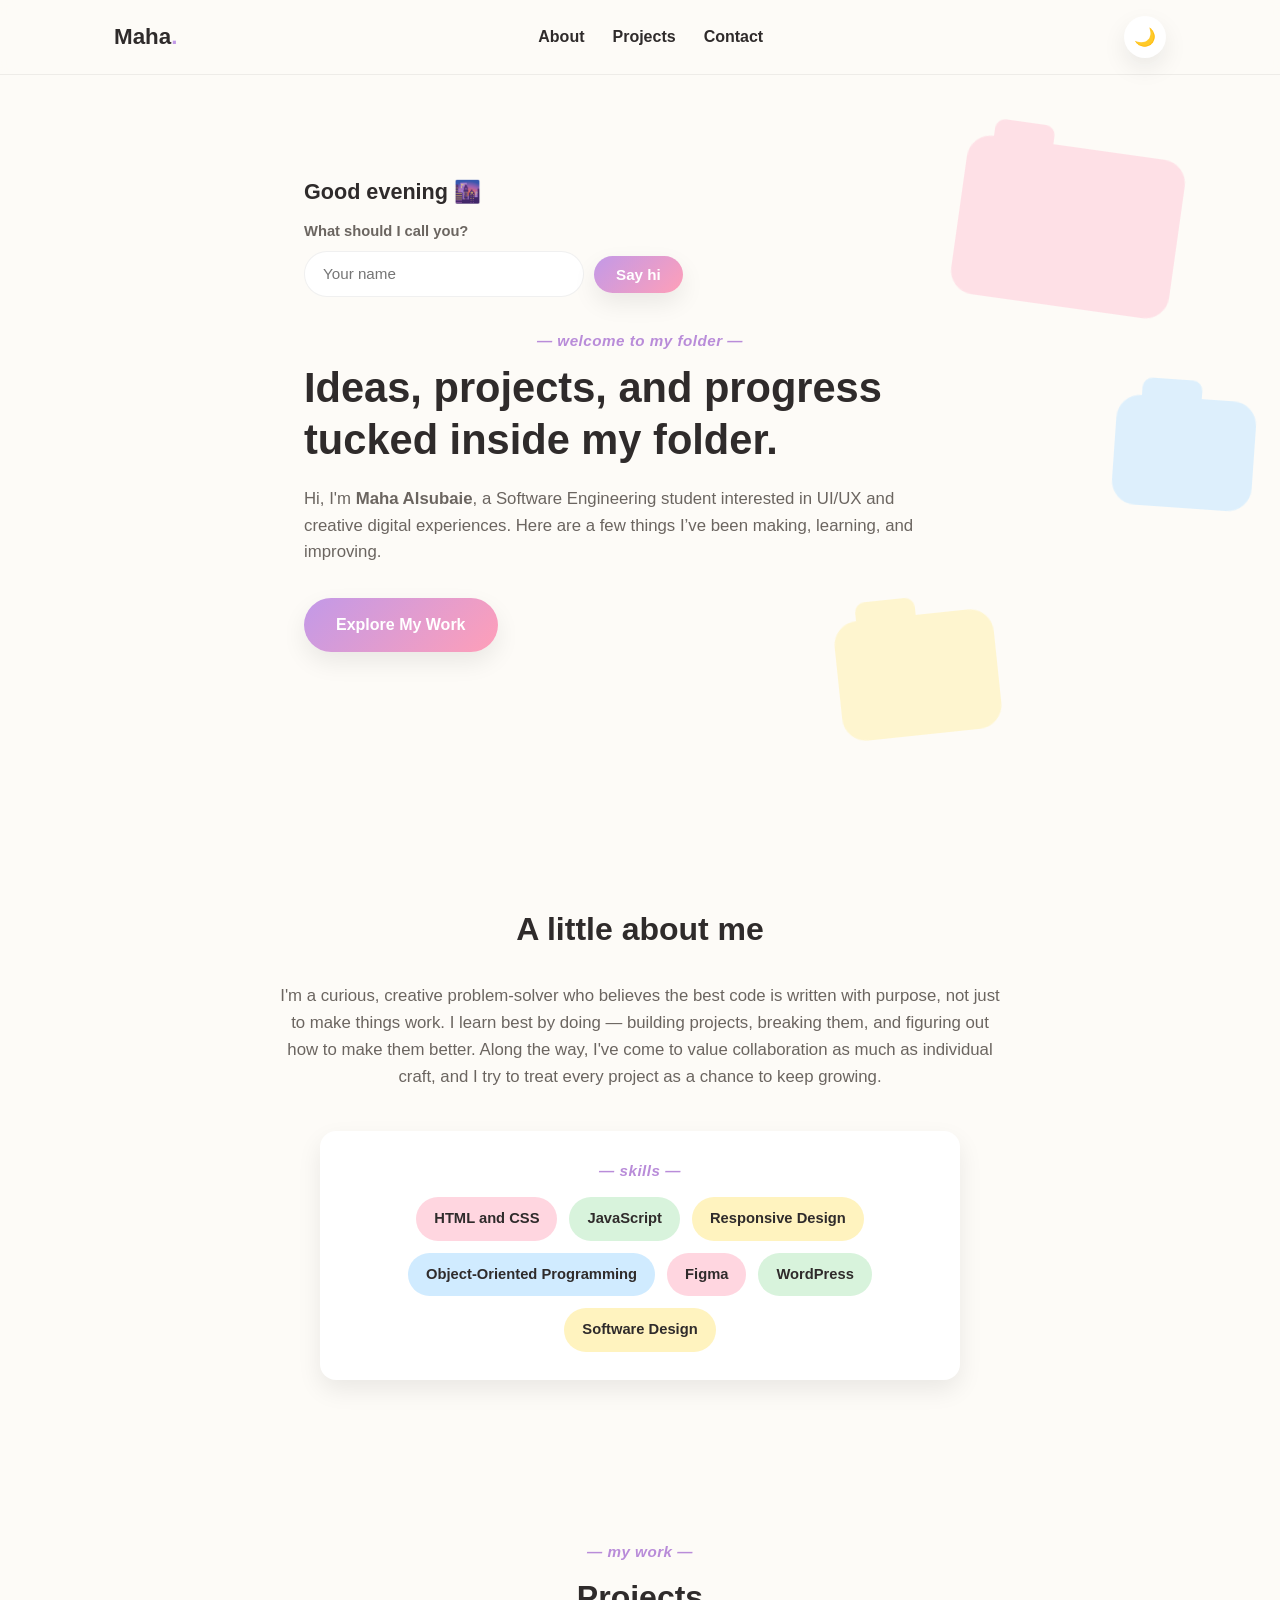
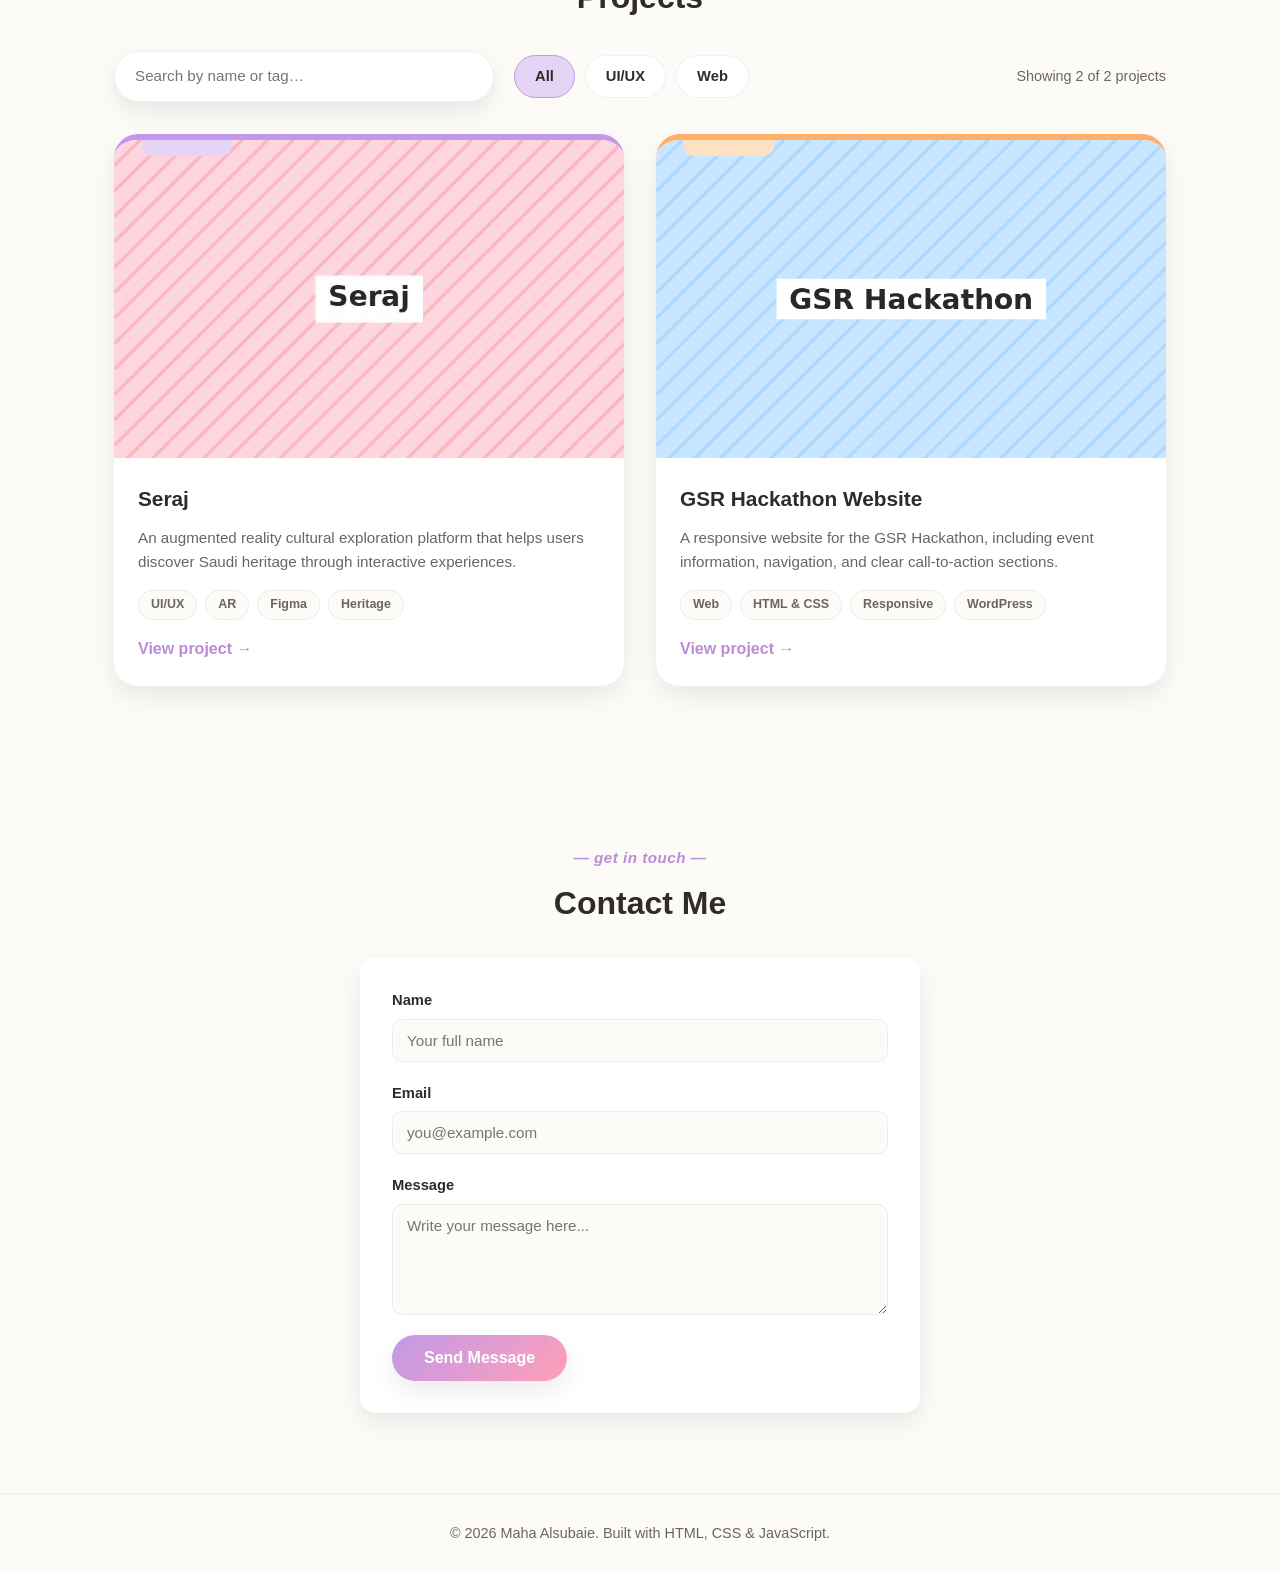
<file: index.html>
<!DOCTYPE html>
<html lang="en">
<head>
  <meta charset="UTF-8" />
  <meta name="viewport" content="width=device-width, initial-scale=1.0" />
  <title>Maha Alsubaie — Portfolio</title>
  <meta name="description" content="Maha Alsubaie — Software Engineering student portfolio: projects, skills, and contact." />
  <link rel="stylesheet" href="css/styles.css" />

 <!-- Marks the page as "JavaScript is running" before first paint, so the
       scroll-reveal styles only hide content when JS is there to reveal it. -->
  <script>document.documentElement.classList.add("js");</script>
</head>
<body>

  <!-- ===================== HEADER / NAVIGATION ===================== -->
  <header class="site-header">
    <div class="container nav-wrap">
      <a href="#hero" class="logo">Maha<span class="logo-dot">.</span></a>

      <nav class="main-nav" aria-label="Primary navigation">
        <ul>
          <li><a href="#about">About</a></li>
          <li><a href="#projects">Projects</a></li>
          <li><a href="#contact">Contact</a></li>
        </ul>
      </nav>

      <button id="theme-toggle" class="theme-toggle" type="button" aria-label="Toggle dark and light mode">
        <span id="theme-icon" aria-hidden="true">🌙</span>
      </button>
    </div>
  </header>

  <main>
    <!-- ===================== HERO SECTION ===================== -->
    <section id="hero" class="hero">
      <div class="container hero-content">
        <!-- Personalised greeting: filled in by js/script.js (time of day + saved name) -->
        <div id="greeting" class="greeting reveal">
          <p id="greeting-text" class="greeting-text" aria-live="polite">Welcome 👋</p>

          <form id="greeting-form" class="greeting-form" novalidate>
            <label for="visitor-name" class="greeting-label">What should I call you?</label>
            <div class="greeting-row">
              <input
                type="text"
                id="visitor-name"
                name="visitor-name"
                placeholder="Your name"
                maxlength="40"
                autocomplete="given-name"
                dir="auto"
                aria-describedby="name-error"
              />
              <button type="submit" class="btn btn-primary btn-small">Say hi</button>
            </div>
            <p id="name-error" class="field-error" role="alert" hidden></p>
          </form>

          <p id="greeting-note" class="greeting-note" hidden>
            <span id="greeting-note-text"></span>
            <button type="button" id="greeting-reset" class="link-btn">Not you?</button>
          </p>
        </div>

        <p class="section-label reveal" style="--reveal-delay: 80ms">— welcome to my folder —</p>
        <h1 class="hero-title reveal" style="--reveal-delay: 160ms">Ideas, projects, and progress tucked inside my folder.</h1>
        <p class="hero-intro reveal" style="--reveal-delay: 240ms">
          Hi, I'm <strong>Maha Alsubaie</strong>, a Software Engineering student interested in UI/UX
          and creative digital experiences. 
          Here are a few things I’ve been making, learning, and improving.
        </p>
                <a href="#projects" class="btn btn-primary reveal" style="--reveal-delay: 320ms">Explore My Work</a>
      </div>

      <!-- decorative folder tabs -->
      <div class="hero-folders" aria-hidden="true">
        <span class="folder-shape folder-pink"></span>
        <span class="folder-shape folder-yellow"></span>
        <span class="folder-shape folder-blue"></span>
      </div>
    </section>

    <!-- ===================== ABOUT SECTION ===================== -->
    <section id="about" class="about section">
      <div class="container">
        <p class="section-label reveal">— about me —</p>
        <h2 class="section-title reveal" style="--reveal-delay: 80ms">A little about me</h2>

        <p class="about-text reveal" style="--reveal-delay: 160ms">
          I'm a curious, creative problem-solver who believes the best code is written with
          purpose, not just to make things work. I learn best by doing — building projects,
          breaking them, and figuring out how to make them better. Along the way, I've come
          to value collaboration as much as individual craft, and I try to treat every project
          as a chance to keep growing.
        </p>

        <div class="skills-card reveal" style="--reveal-delay: 240ms">
          <p class="section-label small">— skills —</p>
        <ul class="skills-list" data-stagger>
            <li class="skill-pill pill-pink reveal">HTML and CSS</li>
            <li class="skill-pill pill-green reveal">JavaScript</li>
            <li class="skill-pill pill-yellow reveal">Responsive Design</li>
            <li class="skill-pill pill-blue reveal">Object-Oriented Programming</li>
            <li class="skill-pill pill-pink reveal">Figma</li>
            <li class="skill-pill pill-green reveal">WordPress</li>
            <li class="skill-pill pill-yellow reveal">Software Design</li>
            </ul>
        </div>
      </div>
    </section>

    <!-- ===================== PROJECTS SECTION ===================== -->
    <section id="projects" class="projects section">
      <div class="container">
        <p class="section-label reveal">— my work —</p>
        <h2 class="section-title reveal" style="--reveal-delay: 80ms">Projects</h2>

       

        <!-- Filter + live search controls (hidden when JavaScript is off, see CSS) -->
        <div class="projects-controls reveal" style="--reveal-delay: 160ms">
          <div class="search-box" role="search">
            <label for="project-search" class="sr-only">Search projects</label>
            <input
              type="search"
              id="project-search"
              class="search-input"
              placeholder="Search by name or tag…"
              autocomplete="off"
              spellcheck="false"
            />
          </div>

          <div class="filter-group" role="group" aria-label="Filter projects by category">
            <button type="button" class="filter-btn is-active" data-filter="all" aria-pressed="true">All</button>
            <button type="button" class="filter-btn" data-filter="uiux" aria-pressed="false">UI/UX</button>
            <button type="button" class="filter-btn" data-filter="web" aria-pressed="false">Web</button>
          </div>

          <p id="results-count" class="results-count" role="status" aria-live="polite">Showing 2 of 2 projects</p>
        </div>

        <div id="projects-grid" class="projects-grid" data-stagger>

          <!-- Project 1: Seraj -->
       <a class="folder-card card-purple reveal" href="projects/seraj.html" data-category="uiux">
            <span class="folder-tab"></span>
            <div class="card-image-wrap">
              <img src="assets/images/seraj.jpg" alt="Seraj project preview" loading="lazy" />
            </div>
            <div class="card-body">
              <h3 class="card-title">Seraj</h3>
              <p class="card-desc">
                An augmented reality cultural exploration platform that helps users
                discover Saudi heritage through interactive experiences.
              </p>
              <ul class="card-tags" aria-label="Project tags">
                <li>UI/UX</li>
                <li>AR</li>
                <li>Figma</li>
                <li>Heritage</li>
              </ul>
              <span class="card-link">View project <span class="arrow" aria-hidden="true">→</span></span>
            </div>
          </a>

          <!-- Project 2: GSR Hackathon -->
             <a class="folder-card card-orange reveal" href="projects/gsr-hackathon.html" data-category="web">
            <span class="folder-tab"></span>
            <div class="card-image-wrap">
              <img src="assets/images/gsr-hackathon.png" alt="GSR Hackathon website preview" loading="lazy" />
            </div>
            <div class="card-body">
              <h3 class="card-title">GSR Hackathon Website</h3>
              <p class="card-desc">
                A responsive website for the GSR Hackathon, including event information,
                navigation, and clear call-to-action sections.
              </p>
                    <ul class="card-tags" aria-label="Project tags">
                <li>Web</li>
                <li>HTML &amp; CSS</li>
                <li>Responsive</li>
                <li>WordPress</li>
              </ul>
              <span class="card-link">View project <span class="arrow" aria-hidden="true">→</span></span>
            </div>
          </a>

        </div>

        <!-- Empty state: shown by js/script.js when no project matches -->
        <div id="no-results" class="empty-state" hidden>
          <p class="empty-title">No projects found</p>
          <p id="no-results-detail" class="empty-text">Try a different keyword, or clear the filters to see everything.</p>
          <button type="button" id="clear-filters" class="btn btn-primary btn-small">Clear filters</button>
       </div>
      </div>
    </section>

    <!-- ===================== CONTACT SECTION ===================== -->
    <section id="contact" class="contact section">
      <div class="container">
 
<p class="section-label reveal">— get in touch —</p>
  <h2 class="section-title reveal" style="--reveal-delay: 80ms">Contact Me</h2>
     <form id="contact-form" class="contact-form reveal" style="--reveal-delay: 160ms" novalidate>
          <div class="form-group">
            <label for="name">Name</label>
            <input type="text" id="name" name="name" placeholder="Your full name" required />
          </div>

          <div class="form-group">
            <label for="email">Email</label>
            <input type="email" id="email" name="email" placeholder="you@example.com" required />
          </div>

          <div class="form-group">
            <label for="message">Message</label>
            <textarea id="message" name="message" rows="5" placeholder="Write your message here..." required></textarea>
          </div>

          <button type="submit" class="btn btn-primary">Send Message</button>

          <p id="form-success" class="form-success" role="status" hidden>
            ✅ Thank you! Your message has been received.
          </p>
        </form>
      </div>
    </section>
  </main>

  <!-- ===================== FOOTER ===================== -->
  <footer class="site-footer">
    <div class="container">
      <p>&copy; 2026 Maha Alsubaie. Built with HTML, CSS &amp; JavaScript.</p>
    </div>
  </footer>

  <script src="js/script.js"></script>
</body>
</html>
</file>
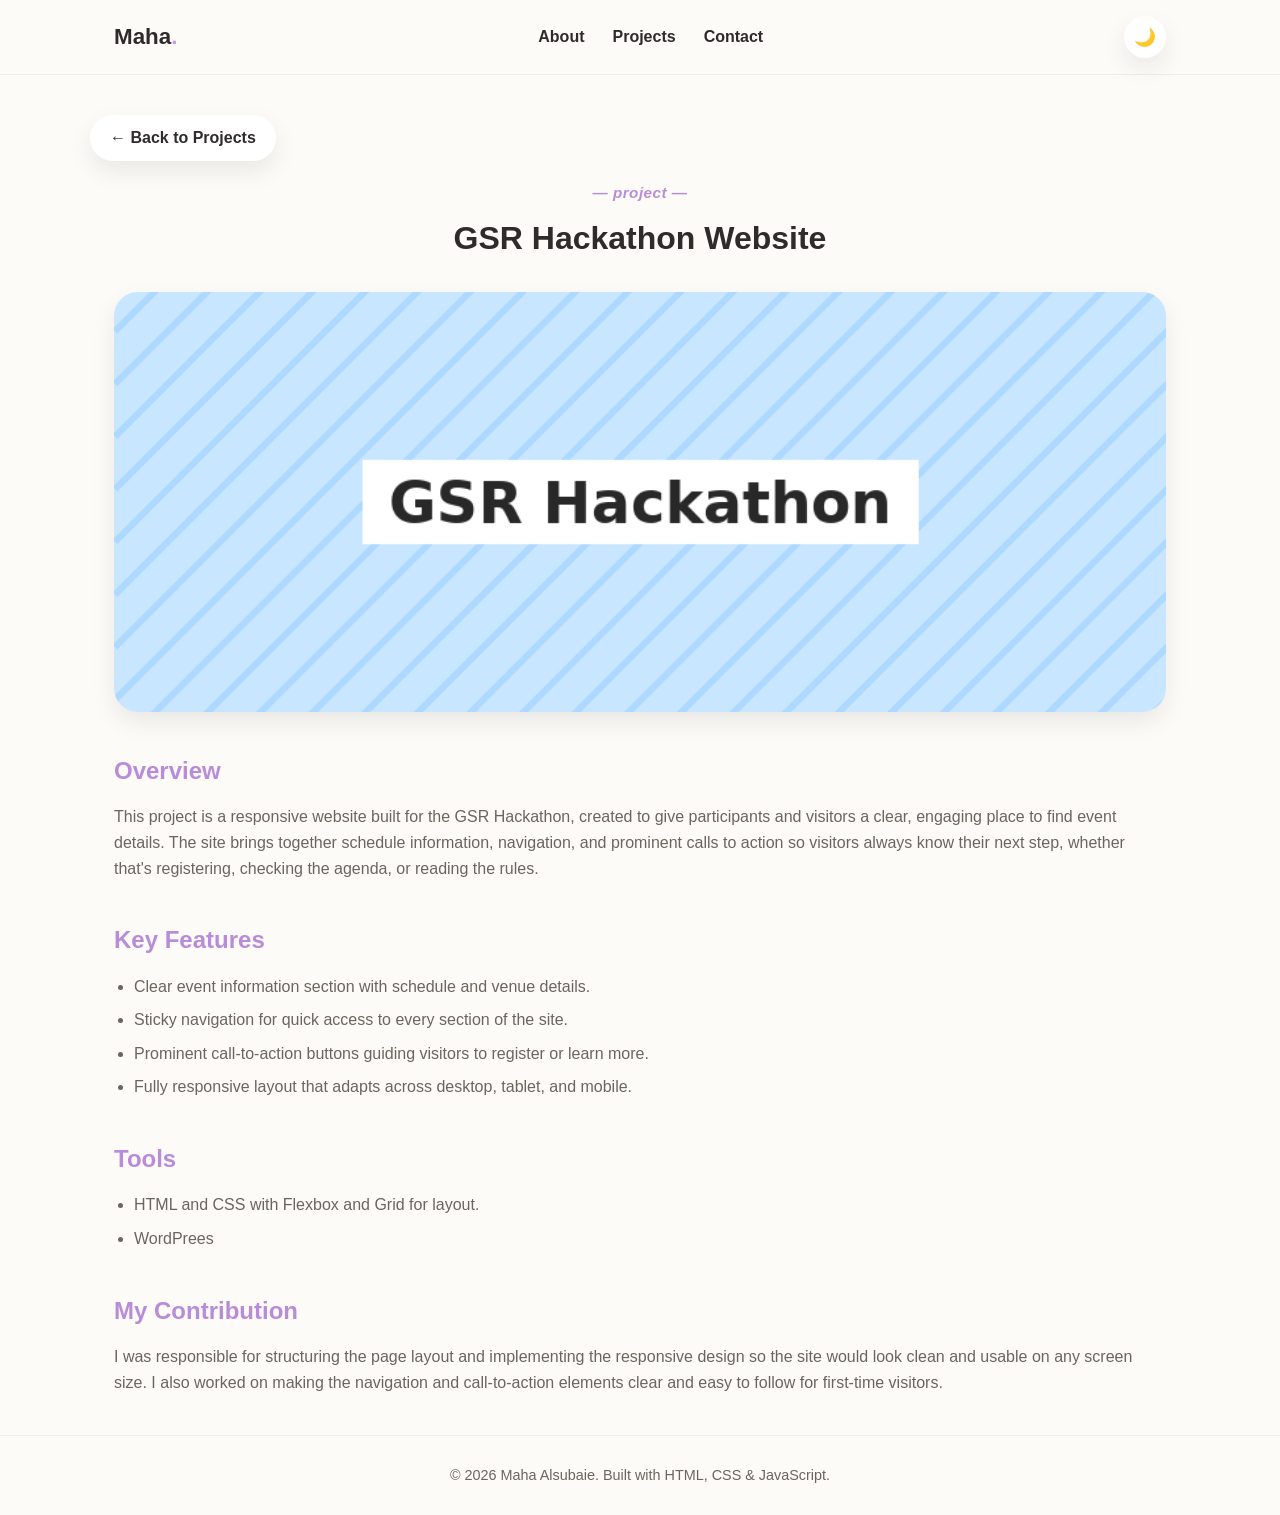
<file: projects/gsr-hackathon.html>
<!DOCTYPE html>
<html lang="en">
<head>
  <meta charset="UTF-8" />
  <meta name="viewport" content="width=device-width, initial-scale=1.0" />
  <title>GSR Hackathon Website — Maha Alsubaie</title>
  <meta name="description" content="A responsive website built for the GSR Hackathon, including event info and calls to action." />
  <link rel="stylesheet" href="../css/styles.css" />
</head>
<body>

  <header class="site-header">
    <div class="container nav-wrap">
      <a href="../index.html" class="logo">Maha<span class="logo-dot">.</span></a>
      <nav class="main-nav" aria-label="Primary navigation">
        <ul>
          <li><a href="../index.html#about">About</a></li>
          <li><a href="../index.html#projects">Projects</a></li>
          <li><a href="../index.html#contact">Contact</a></li>
        </ul>
      </nav>
      <button id="theme-toggle" class="theme-toggle" type="button" aria-label="Toggle dark and light mode">
        <span id="theme-icon" aria-hidden="true">🌙</span>
      </button>
    </div>
  </header>

  <main>
    <div class="container detail-header">
      <a href="../index.html#projects" class="back-btn">&larr; Back to Projects</a>
    </div>

    <div class="container">
      <p class="section-label">— project —</p>
      <h1 class="section-title">GSR Hackathon Website</h1>

      <img
        src="../assets/images/gsr-hackathon.png"
        alt="GSR Hackathon website preview"
        class="detail-hero-image"
      />

      <div class="detail-block">
        <h2>Overview</h2>
        <p>
          This project is a responsive website built for the GSR Hackathon, created to
          give participants and visitors a clear, engaging place to find event details.
          The site brings together schedule information, navigation, and prominent
          calls to action so visitors always know their next step, whether that's
          registering, checking the agenda, or reading the rules.
        </p>
      </div>

      <div class="detail-block">
        <h2>Key Features</h2>
        <ul>
          <li>Clear event information section with schedule and venue details.</li>
          <li>Sticky navigation for quick access to every section of the site.</li>
          <li>Prominent call-to-action buttons guiding visitors to register or learn more.</li>
          <li>Fully responsive layout that adapts across desktop, tablet, and mobile.</li>
        </ul>
      </div>

      <div class="detail-block">
        <h2>Tools</h2>
        <ul>
          <li>HTML and CSS with Flexbox and Grid for layout.</li>
          <li>WordPrees</li>
        </ul>
      </div>

      <div class="detail-block">
        <h2>My Contribution</h2>
        <p>
          I was responsible for structuring the page layout and implementing the
          responsive design so the site would look clean and usable on any screen
          size. I also worked on making the navigation and call-to-action elements
          clear and easy to follow for first-time visitors.
        </p>
      </div>
    </div>
  </main>

  <footer class="site-footer">
    <div class="container">
      <p>&copy; 2026 Maha Alsubaie. Built with HTML, CSS &amp; JavaScript.</p>
    </div>
  </footer>

  <script src="../js/script.js"></script>
</body>
</html>
</file>
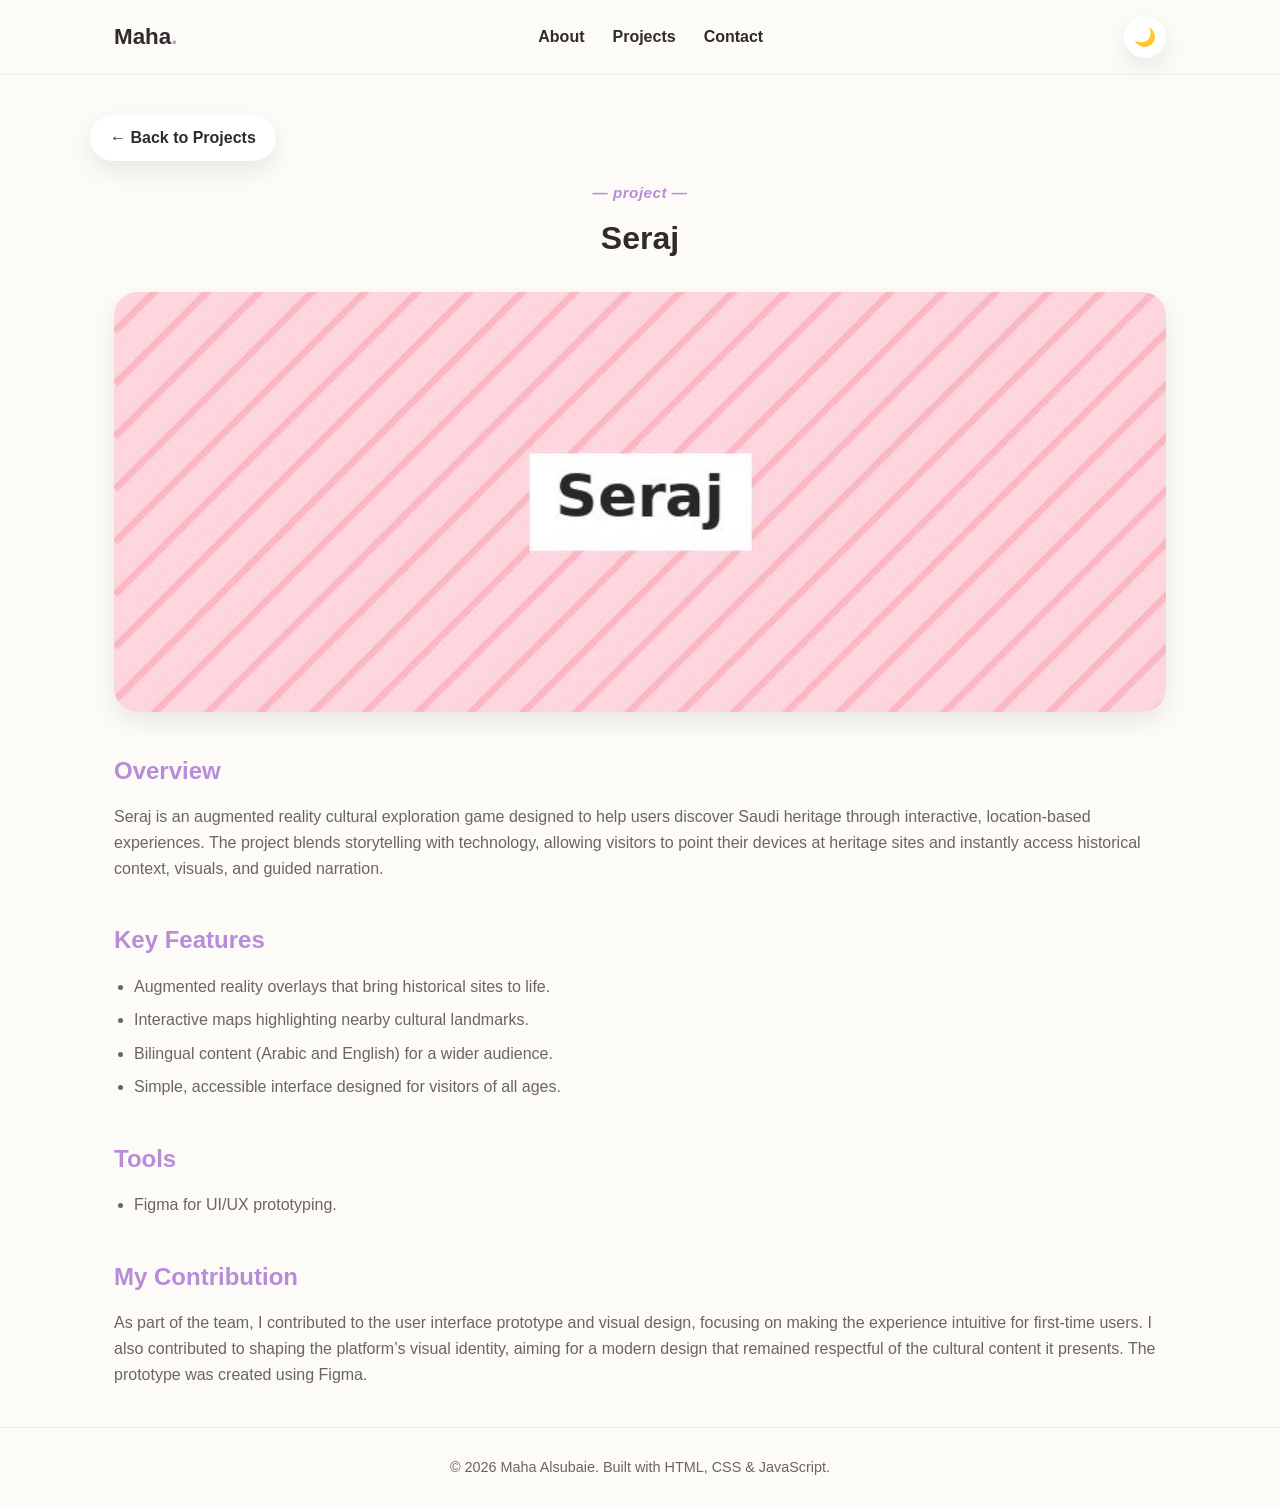
<file: projects/seraj.html>
<!DOCTYPE html>
<html lang="en">
<head>
  <meta charset="UTF-8" />
  <meta name="viewport" content="width=device-width, initial-scale=1.0" />
  <title>Seraj — Maha Alsubaie</title>
  <meta name="description" content="Seraj: an augmented reality cultural exploration game for discovering Saudi heritage." />
  <link rel="stylesheet" href="../css/styles.css" />
</head>
<body>

  <header class="site-header">
    <div class="container nav-wrap">
      <a href="../index.html" class="logo">Maha<span class="logo-dot">.</span></a>
      <nav class="main-nav" aria-label="Primary navigation">
        <ul>
          <li><a href="../index.html#about">About</a></li>
          <li><a href="../index.html#projects">Projects</a></li>
          <li><a href="../index.html#contact">Contact</a></li>
        </ul>
      </nav>
      <button id="theme-toggle" class="theme-toggle" type="button" aria-label="Toggle dark and light mode">
        <span id="theme-icon" aria-hidden="true">🌙</span>
      </button>
    </div>
  </header>

  <main>
    <div class="container detail-header">
      <a href="../index.html#projects" class="back-btn">&larr; Back to Projects</a>
    </div>

    <div class="container">
      <p class="section-label">— project —</p>
      <h1 class="section-title">Seraj</h1>

      <img
        src="../assets/images/seraj.jpg"
        alt="Seraj augmented reality cultural exploration game preview"
        class="detail-hero-image"
      />

      <div class="detail-block">
        <h2>Overview</h2>
        <p>
          Seraj is an augmented reality cultural exploration game designed to help
          users discover Saudi heritage through interactive, location-based experiences.
          The project blends storytelling with technology, allowing visitors to point
          their devices at heritage sites and instantly access historical context,
          visuals, and guided narration.
        </p>
      </div>

      <div class="detail-block">
        <h2>Key Features</h2>
        <ul>
          <li>Augmented reality overlays that bring historical sites to life.</li>
          <li>Interactive maps highlighting nearby cultural landmarks.</li>
          <li>Bilingual content (Arabic and English) for a wider audience.</li>
          <li>Simple, accessible interface designed for visitors of all ages.</li>
        </ul>
      </div>

      <div class="detail-block">
        <h2>Tools</h2>
        <ul>
          <li>Figma for UI/UX prototyping.</li>
        </ul>
      </div>

      <div class="detail-block">
        <h2>My Contribution</h2>
        <p>
          As part of the team, I contributed to the user interface prototype and visual design, 
          focusing on making the experience intuitive for first-time users. 
          I also contributed to shaping the platform’s visual identity, aiming for a modern design
          that remained respectful of the cultural content it presents. 
          The prototype was created using Figma.
        </p>
      </div>
    </div>
  </main>

  <footer class="site-footer">
    <div class="container">
      <p>&copy; 2026 Maha Alsubaie. Built with HTML, CSS &amp; JavaScript.</p>
    </div>
  </footer>

  <script src="../js/script.js"></script>
</body>
</html>
</file>
<file: css/styles.css>
/* =========================================================
   Maha Alsubaie” Portfolio Stylesheet
   Maha Alsubaie — Portfolio Stylesheet (Assignment 2)
   Pastel folder-card design system
   ========================================================= */

/* ---------- CSS Variables (Light theme = default) ---------- */
:root {
  --bg-color: #fdfbf7;
  --text-color: #2f2b2b;
  --text-muted: #6b6560;
  --card-bg: #ffffff;
  --header-bg: rgba(253, 251, 247, 0.9);
  --border-soft: rgba(0, 0, 0, 0.06);
  --shadow-soft: 0 10px 25px rgba(0, 0, 0, 0.08);
  --shadow-hover: 0 16px 32px rgba(0, 0, 0, 0.14);

  --pink: #ffd6e0;
  --pink-dark: #ff9fb8;
  --green: #d8f3dc;
  --green-dark: #95d5b2;
  --yellow: #fff3bf;
  --yellow-dark: #ffd43b;
  --blue: #d0ebff;
  --blue-dark: #74c0fc;
  --purple: #e5d4f5;
  --purple-dark: #c299e8;
  --orange: #ffe0c2;
  --orange-dark: #ffb066;

  --accent: #b98cd9;
  --radius-lg: 24px;
  --radius-md: 16px;
  --radius-sm: 10px;

  --font-main: "Segoe UI", "Trebuchet MS", -apple-system, BlinkMacSystemFont, sans-serif;
}

/* ---------- Dark theme ---------- */
body[data-theme="dark"] {
  --bg-color: #1f1c24;
  --text-color: #f3efe9;
  --text-muted: #b8b1c2;
  --card-bg: #2a2530;
  --header-bg: rgba(31, 28, 36, 0.92);
  --border-soft: rgba(255, 255, 255, 0.08);
  --shadow-soft: 0 10px 25px rgba(0, 0, 0, 0.35);
  --shadow-hover: 0 16px 32px rgba(0, 0, 0, 0.5);

  --pink: #5a3244;
  --pink-dark: #ff9fb8;
  --green: #234432;
  --green-dark: #95d5b2;
  --yellow: #4a4021;
  --yellow-dark: #ffd43b;
  --blue: #223a4d;
  --blue-dark: #74c0fc;
  --purple: #362a47;
  --purple-dark: #c299e8;
  --orange: #4a3423;
  --orange-dark: #ffb066;

  --error: #ff8c8c;
}

/* ---------- Reset & base ---------- */
* {
  box-sizing: border-box;
  margin: 0;
  padding: 0;
}

html {
  scroll-behavior: smooth;
}

body {
  font-family: var(--font-main);
  background-color: var(--bg-color);
  color: var(--text-color);
  line-height: 1.6;
  transition: background-color 0.3s ease, color 0.3s ease;
}

img {
  max-width: 100%;
  display: block;
}

a {
  color: inherit;
  text-decoration: none;
}

ul {
  list-style: none;
}

.container {
  width: 100%;
  max-width: 1100px;
  margin: 0 auto;
  padding: 0 24px;
}

.section {
  padding: 80px 0;
  /* Keeps the section label visible below the sticky header after a nav click. */
  scroll-margin-top: 24px;
}

.section-label {
  font-style: italic;
  color: var(--accent);
  font-weight: 600;
  letter-spacing: 0.5px;
  margin-bottom: 8px;
  font-size: 0.95rem;
   text-align: center;
}

.section-label.small {
  margin-bottom: 14px;
}

.section-title {
  text-align: center;
  font-size: 2rem;
  margin-bottom: 28px;
}


/* ---------- Accessibility helpers ---------- */
/* Without this, rules like display:flex would override the hidden attribute. */
[hidden] {
  display: none !important;
}

/* Visually hidden but still read by screen readers (used for the search label). */
.sr-only {
  position: absolute;
  width: 1px;
  height: 1px;
  padding: 0;
  margin: -1px;
  overflow: hidden;
  clip: rect(0, 0, 0, 0);
  white-space: nowrap;
  border: 0;
}

:focus-visible {
  outline: 3px solid var(--purple-dark);
  outline-offset: 3px;
}
/* ---------- Buttons ---------- */
.btn {
  display: inline-block;
  border: none;
  border-radius: 999px;
  padding: 14px 32px;
  font-size: 1rem;
  font-weight: 600;
  cursor: pointer;
  transition: transform 0.2s ease, box-shadow 0.2s ease;
}

.btn-primary {
  background: linear-gradient(135deg, var(--purple-dark), var(--pink-dark));
  color: #ffffff;
  box-shadow: var(--shadow-soft);
}

.btn-primary:hover {
  transform: translateY(-3px);
  box-shadow: var(--shadow-hover);
}
.btn-primary:active {
  transform: translateY(-1px);
}

.btn-small {
  padding: 10px 22px;
  font-size: 0.95rem;
}

/* A button that looks like an inline text link (e.g. "Not you?") */
.link-btn {
  border: none;
  background: none;
  padding: 0;
  font: inherit;
  font-weight: 700;
  color: var(--text-muted);
  text-decoration: underline;
  text-underline-offset: 3px;
  cursor: pointer;
  transition: color 0.2s ease;
}

.link-btn:hover {
  color: var(--text-color);
}


/* ---------- Header ---------- */
.site-header {
  position: sticky;
  top: 0;
  z-index: 100;
  background: var(--header-bg);
  backdrop-filter: blur(8px);
  border-bottom: 1px solid var(--border-soft);
}

.nav-wrap {
  display: flex;
  align-items: center;
  justify-content: space-between;
  padding-top: 16px;
  padding-bottom: 16px;
}

.logo {
  font-size: 1.4rem;
  font-weight: 800;
}

.logo-dot {
  color: var(--purple-dark);
}

.main-nav ul {
  display: flex;
  gap: 28px;
}

.main-nav a {
  font-weight: 600;
  padding-bottom: 4px;
  border-bottom: 2px solid transparent;
  transition: border-color 0.2s ease, color 0.2s ease;
}

.main-nav a:hover {
  border-color: var(--purple-dark);
  color: var(--purple-dark);
}

.theme-toggle {
  border: none;
  background: var(--card-bg);
  width: 42px;
  height: 42px;
  border-radius: 50%;
  cursor: pointer;
  font-size: 1.1rem;
  box-shadow: var(--shadow-soft);
  display: flex;
  align-items: center;
  justify-content: center;
  transition: transform 0.2s ease;
}

.theme-toggle:hover {
  transform: scale(1.08);
}

/* ---------- Hero ---------- */
.hero {
  position: relative;
  padding: 100px 0 140px;
  overflow: hidden;
}

.hero-content {
  max-width: 720px;
  position: relative;
  z-index: 2;
}

.hero-title {
  font-size: 2.6rem;
  line-height: 1.25;
  margin-bottom: 20px;
}

.hero-intro {
  color: var(--text-muted);
  font-size: 1.05rem;
  margin-bottom: 32px;
  max-width: 620px;
}

.hero-folders {
  position: absolute;
  inset: 0;
  z-index: 1;
  pointer-events: none;
}

.folder-shape {
  position: absolute;
  border-radius: var(--radius-lg);
  opacity: 0.7;
  filter: blur(0px);
}

.folder-shape::before {
  content: "";
  position: absolute;
  top: -18px;
  left: 24px;
  width: 60px;
  height: 22px;
  border-radius: 10px 10px 0 0;
  background: inherit;
}

.folder-pink {
  width: 220px;
  height: 160px;
  background: var(--pink);
  top: 10%;
  right: 8%;
  transform: rotate(8deg);
}

.folder-yellow {
  width: 160px;
  height: 120px;
  background: var(--yellow);
  bottom: 8%;
  right: 22%;
  transform: rotate(-6deg);
}

.folder-blue {
  width: 140px;
  height: 110px;
  background: var(--blue);
  top: 45%;
  right: 2%;
  transform: rotate(4deg);
}

@media (max-width: 700px) {
  .hero-folders {
    display: none;
  }
}

/* ---------- Personalised greeting ---------- */
.greeting {
  margin-bottom: 32px;
}

.greeting-text {
  font-size: 1.35rem;
  font-weight: 800;
  margin-bottom: 10px;
}

/* The greeting receives focus from JavaScript after the name is saved. */
.greeting-text:focus {
  outline: none;
}

.greeting-label {
  display: block;
  font-weight: 600;
  font-size: 0.92rem;
  color: var(--text-muted);
  margin-bottom: 8px;
}

.greeting-row {
  display: flex;
  flex-wrap: wrap;
  align-items: center;
  gap: 10px;
}

.greeting-row input {
  flex: 1 1 200px;
  max-width: 280px;
  border: 1px solid var(--border-soft);
  border-radius: 999px;
  padding: 10px 18px;
  font: inherit;
  font-size: 0.95rem;
  background: var(--card-bg);
  color: var(--text-color);
  transition: border-color 0.2s ease, box-shadow 0.2s ease;
}

.greeting-row input:focus {
  outline: none;
  border-color: var(--purple-dark);
  box-shadow: 0 0 0 4px var(--purple);
}

.greeting-row input[aria-invalid="true"] {
  border-color: var(--error);
}

.field-error {
  margin-top: 10px;
  max-width: 420px;
  color: var(--error);
  font-size: 0.9rem;
  font-weight: 600;
}

.greeting-note {
  color: var(--text-muted);
  font-size: 0.95rem;
}

/* ---------- About ---------- */
.about-text {
  max-width: 720px;
  color: var(--text-muted);
  margin-bottom: 40px;
  font-size: 1.05rem;
   margin-inline: auto;
  text-align: center
}

.skills-card {
  background: var(--card-bg);
  border-radius: var(--radius-md);
  padding: 28px;
  box-shadow: var(--shadow-soft);
  max-width: 640px;
  margin-inline: auto;
}

.skills-list {
  display: flex;
  flex-wrap: wrap;
  gap: 12px;
  justify-content: center;
}

.skill-pill {
  padding: 10px 18px;
  border-radius: 999px;
  font-weight: 600;
  font-size: 0.92rem;
  color: #2f2b2b;
   cursor: default;
  transition: transform 0.2s ease, box-shadow 0.2s ease;
}

.skill-pill:hover {
  transform: translateY(-5px) scale(1.05);
  box-shadow: var(--shadow-soft);
}

body[data-theme="dark"] .skill-pill {
  color: #1f1c24;
}

.pill-pink   { background: var(--pink); }
.pill-green  { background: var(--green); }
.pill-yellow { background: var(--yellow); }
.pill-blue   { background: var(--blue); }

/* ---------- Project filter + search controls ---------- */
.projects-controls {
  display: flex;
  flex-wrap: wrap;
  align-items: center;
  gap: 16px 20px;
  margin-bottom: 32px;
}

/* The controls need JavaScript, so hide them when it is unavailable. */
html:not(.js) .projects-controls {
  display: none;
}

.search-box {
  flex: 1 1 260px;
  max-width: 380px;
}

.search-input {
  width: 100%;
  border: 1px solid var(--border-soft);
  border-radius: 999px;
  padding: 12px 20px;
  font: inherit;
  font-size: 0.95rem;
  background: var(--card-bg);
  color: var(--text-color);
  box-shadow: var(--shadow-soft);
  transition: border-color 0.2s ease, box-shadow 0.2s ease;
}

.search-input:focus {
  outline: none;
  border-color: var(--purple-dark);
  box-shadow: 0 0 0 4px var(--purple);
}

.filter-group {
  display: flex;
  flex-wrap: wrap;
  gap: 10px;
}

.filter-btn {
  border: 1px solid var(--border-soft);
  background: var(--card-bg);
  color: var(--text-color);
  font: inherit;
  font-size: 0.92rem;
  font-weight: 600;
  padding: 9px 20px;
  border-radius: 999px;
  cursor: pointer;
  transition: transform 0.2s ease, box-shadow 0.2s ease, background-color 0.2s ease,
    border-color 0.2s ease;
}

.filter-btn:hover {
  transform: translateY(-2px);
  box-shadow: var(--shadow-soft);
}

.filter-btn.is-active {
  background: var(--purple);
  border-color: var(--purple-dark);
  font-weight: 700;
}

.results-count {
  margin-left: auto;
  color: var(--text-muted);
  font-size: 0.9rem;
}

/* ---------- Empty state ("No projects found") ---------- */
.empty-state {
  text-align: center;
  padding: 48px 24px;
  background: var(--card-bg);
  border: 2px dashed var(--purple-dark);
  border-radius: var(--radius-lg);
  animation: pop-in 0.4s ease;
}

.empty-title {
  font-size: 1.3rem;
  font-weight: 800;
  margin-bottom: 8px;
}

.empty-text {
  max-width: 460px;
  margin: 0 auto 20px;
  color: var(--text-muted);
}

/* ---------- Projects / Folder Cards ---------- */
.projects-grid {
  display: grid;
  grid-template-columns: repeat(auto-fit, minmax(280px, 1fr));
  gap: 32px;
}

.folder-card {
  position: relative;
  display: block;
  background: var(--card-bg);
  border-radius: var(--radius-lg);
  overflow: hidden;
  box-shadow: var(--shadow-soft);
  transition: transform 0.25s ease, box-shadow 0.25s ease;
  border-top: 6px solid transparent;
}

.folder-card:hover {
  transform: translateY(-8px);
  box-shadow: var(--shadow-hover);
}

.folder-tab {
  position: absolute;
  top: -6px;
  left: 28px;
  width: 90px;
  height: 22px;
  border-radius: 0 0 10px 10px;
    transition: width 0.25s ease;
}

.folder-card:hover .folder-tab {
  width: 120px;
}

.card-purple {
  border-top-color: var(--purple-dark);
}
.card-purple .folder-tab {
  background: var(--purple);
}

.card-orange {
  border-top-color: var(--orange-dark);
}
.card-orange .folder-tab {
  background: var(--orange);
}

.card-image-wrap {
  width: 100%;
  aspect-ratio: 16 / 10;
  overflow: hidden;
  background: var(--border-soft);
}

.card-image-wrap img {
  width: 100%;
  height: 100%;
  object-fit: cover;
  transition: transform 0.3s ease;
}

.folder-card:hover .card-image-wrap img {
  transform: scale(1.05);
}

.card-body {
  padding: 24px;
}

.card-title {
  font-size: 1.3rem;
  margin-bottom: 10px;
}

.card-desc {
  color: var(--text-muted);
  font-size: 0.95rem;
  margin-bottom: 16px;
}

.card-tags {
  display: flex;
  flex-wrap: wrap;
  gap: 8px;
  margin-bottom: 16px;
}

.card-tags li {
  font-size: 0.78rem;
  font-weight: 600;
  padding: 4px 12px;
  border-radius: 999px;
  background: var(--bg-color);
  border: 1px solid var(--border-soft);
  color: var(--text-muted);
  transition: background-color 0.25s ease, color 0.25s ease;
}

.card-purple:hover .card-tags li {
  background: var(--purple);
  color: var(--text-color);
}

.card-orange:hover .card-tags li {
  background: var(--orange);
  color: var(--text-color);
}

.card-link {
  font-weight: 700;
  color: var(--accent);
}
.card-link .arrow {
  display: inline-block;
  transition: transform 0.25s ease;
}

.folder-card:hover .card-link .arrow {
  transform: translateX(6px);
}

/* ---------- Contact Form ---------- */
.contact-form {
  max-width: 560px;
  margin-inline: auto;
  background: var(--card-bg);
  padding: 32px;
  border-radius: var(--radius-md);
  box-shadow: var(--shadow-soft);
}

.form-group {
  margin-inline: auto;
  margin-bottom: 20px;
  display: flex;
  flex-direction: column;
  gap: 6px;
}

.form-group label {
  
  font-weight: 600;
  font-size: 0.92rem;
}

.form-group input,
.form-group textarea {
  border: 1px solid var(--border-soft);
  border-radius: var(--radius-sm);
  padding: 12px 14px;
  font-family: inherit;
  font-size: 0.95rem;
  background: var(--bg-color);
  color: var(--text-color);
  resize: vertical;
  transition: border-color 0.2s ease;
}

.form-group input:focus,
.form-group textarea:focus {
  outline: none;
  border-color: var(--purple-dark);
}

.form-success {
  margin-top: 16px;
  padding: 12px 16px;
  border-radius: var(--radius-sm);
  background: var(--green);
  color: #1f4a2c;
  font-weight: 600;
}

body[data-theme="dark"] .form-success {
  color: #d8f3dc;
}

/* ---------- Footer ---------- */
.site-footer {
  text-align: center;
  padding: 28px 0;
  color: var(--text-muted);
  font-size: 0.9rem;
  border-top: 1px solid var(--border-soft);
}

/* ---------- Project Detail Pages ---------- */
.detail-header {
  padding: 40px 0 20px;
}

.back-btn {
  display: inline-flex;
  align-items: center;
  gap: 8px;
  background: var(--card-bg);
  padding: 10px 20px;
  border-radius: 999px;
  font-weight: 600;
  box-shadow: var(--shadow-soft);
  transition: transform 0.2s ease;
}

.back-btn:hover {
  transform: translateX(-4px);
}

.detail-hero-image {
  width: 100%;
  max-height: 420px;
  object-fit: cover;
  border-radius: var(--radius-lg);
  box-shadow: var(--shadow-soft);
  margin: 20px 0 40px;
}

.detail-block {
  margin-bottom: 40px;
}

.detail-block h2 {
  font-size: 1.5rem;
  margin-bottom: 14px;
  color: var(--accent);
}

.detail-block ul {
  padding-left: 20px;
  list-style: disc;
  color: var(--text-muted);
}

.detail-block ul li {
  margin-bottom: 8px;
}

.detail-block p {
  color: var(--text-muted);
}
/* ---------- Animations ---------- */
/* Scroll reveal: the element starts invisible (only when JS is running) and
   script.js adds .is-visible once it scrolls into view. The reveal is an
   animation with "backwards" fill, so it leaves no transform behind afterwards
   and the card hover lift keeps working. */
.js .reveal:not(.is-visible) {
  opacity: 0;
}

.reveal.is-visible {
  animation: reveal-up 0.7s cubic-bezier(0.22, 0.61, 0.36, 1) backwards;
  animation-delay: var(--reveal-delay, 0ms);
}

.pop-in {
  animation: pop-in 0.4s ease;
}

.shake {
  animation: shake 0.4s ease;
}

@keyframes reveal-up {
  from {
    opacity: 0;
    transform: translateY(28px);
  }
  to {
    opacity: 1;
    transform: translateY(0);
  }
}

@keyframes pop-in {
  from {
    opacity: 0;
    transform: translateY(8px) scale(0.96);
  }
  to {
    opacity: 1;
    transform: none;
  }
}

@keyframes shake {
  0%, 100% { transform: translateX(0); }
  20%      { transform: translateX(-6px); }
  40%      { transform: translateX(6px); }
  60%      { transform: translateX(-4px); }
  80%      { transform: translateX(4px); }
}

/* Respect visitors who ask their device for less motion. */
@media (prefers-reduced-motion: reduce) {
  html {
    scroll-behavior: auto;
  }

  .js .reveal:not(.is-visible) {
    opacity: 1;
  }

  *,
  *::before,
  *::after {
    animation: none !important;
    transition-duration: 0.01ms !important;
  }
}
/* ---------- Responsive breakpoints ---------- */
@media (max-width: 860px) {
  .hero-title {
    font-size: 2.1rem;
  }

  .section {
    padding: 60px 0;
  }
}

@media (max-width: 600px) {
  .nav-wrap {
    flex-wrap: wrap;
    gap: 12px;
  }

  .main-nav ul {
    gap: 16px;
    font-size: 0.9rem;
  }

  .hero {
    padding: 60px 0 90px;
  }

  .hero-title {
    font-size: 1.7rem;
  }

  .section-title {
    font-size: 1.6rem;
    text-align: center;
  }

  .contact-form {
    padding: 22px;
  }

  .results-count {
    margin-left: 0;
    width: 100%;
  }
}
</file>
